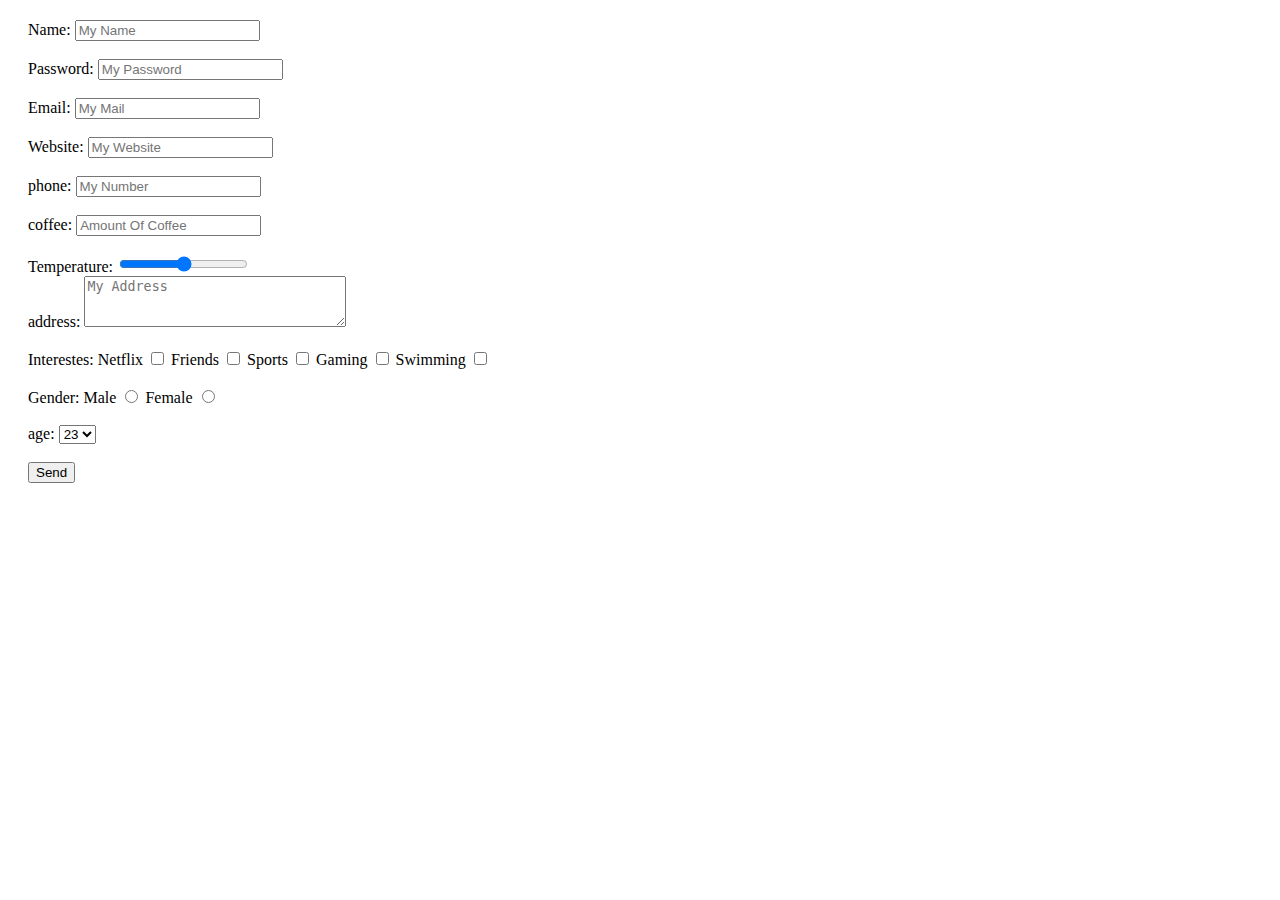
<file: index.html>
<!DOCTYPE html>
<html lang="en">
<head>
    <meta charset="UTF-8">
    <meta http-equiv="X-UA-Compatible" content="IE=edge">
    <meta name="viewport" content="width=device-width, initial-scale=1.0">
    <link href="https://cdn.jsdelivr.net/npm/bootstrap@5.0.2/dist/css/bootstrap.min.css" rel="stylesheet" integrity="sha384-EVSTQN3/azprG1Anm3QDgpJLIm9Nao0Yz1ztcQTwFspd3yD65VohhpuuCOmLASjC" crossorigin="anonymous">
    <title>Form1</title>
    <script src="javascript/index.js"></script>

</head>
<body>      
    
    <form action="http://se.shenkar.ac.il/teach/web1/get_form3.php" method="get" autocomplete="on" id="TheName">

        <span>
        <label>Name:
            <input type="text" name="fullName" placeholder="My Name" class="form-control" class="border border-danger">
        </label>  
        <span id="Name-warning" class="alert alert-danger" role="alert" style="visibility: hidden;"> Enter Only Letters!</span>
        </span ><br><br>        
        <label >Password:
            <input type="password" name="pass" placeholder="My Password" class="form-control" Pattern=".{7,}" title="Ten letter">
        </label><br><br>        
        <label >Email:
            <input type="email" name="mail" placeholder="My Mail" class="form-control">
        </label> <br><br>       
        <label >Website:
            <input type="url" name="website" placeholder="My Website" class="form-control">
        </label><br><br>      
        <label >phone:
            <input type="tel" name="phone" placeholder="My Number" class="form-control" pattern="[0-9]+" title="Numbers only from 0-9." >
        </label><br><br>       
        <label >coffee:
            <input type="number" name="coffee" placeholder="Amount Of Coffee" class="form-control" >
        </label><br><br>        
        <label >Temperature:
            <input type="range" name="temper" class="form-range" >
        </label><br>
        <label >address:
            <textarea name="address" rows="3" cols="30" placeholder="My Address" class="form-control" ></textarea>
        </label><br><br>        





        <span >Interestes:
        <label class="form-check form-check-inline">Netflix
            <input type="checkbox" name="interests[]" value="Netflix" class="form-check-input"  >
        </label> 
        <label  class="form-check form-check-inline">Friends
            <input type="checkbox" name="interests[]" value="Friends" class="form-check-input">
        </label>   
        <label class="form-check form-check-inline">Sports
            <input type="checkbox" name="interests[]" value="Sports" class="form-check-input">
        </label>   
        <label class="form-check form-check-inline">Gaming
            <input type="checkbox" name="interests[]" value="Gaming" class="form-check-input">
        </label>    
        <label class="form-check form-check-inline">Swimming
            <input type="checkbox" name="interests[]" value="Swimming" class="form-check-input">
        </label>
        <span id="interest-warning" class="alert alert-danger" role="alert" style="visibility: hidden;"> Check at least 3 Interestes!</span>
        </span><br><br>





        <span>Gender:
        <label >Male
            <input type="radio" name="gender" value="Male"   class="form-check-input" name="flexRadioDefault" id="flexRadioDefault1">
        </label>
        <label >Female
            <input type="radio" name="gender" value="Female" class="form-check-input" name="flexRadioDefault" id="flexRadioDefault1" >
        </label>
        </span><br><br>  





        <label>age:
            <select id="SelectAge" name="age" class="form-select form-select-lg mb-0" aria-label=".form-select-lg example"></select>          
           </label><br><br>   
        <input type="submit"  class="btn btn-primary" id="submit" onclick=" submitButton()()" value="Send" >
    
    
    
    </form>





</body>
</html>
</file>
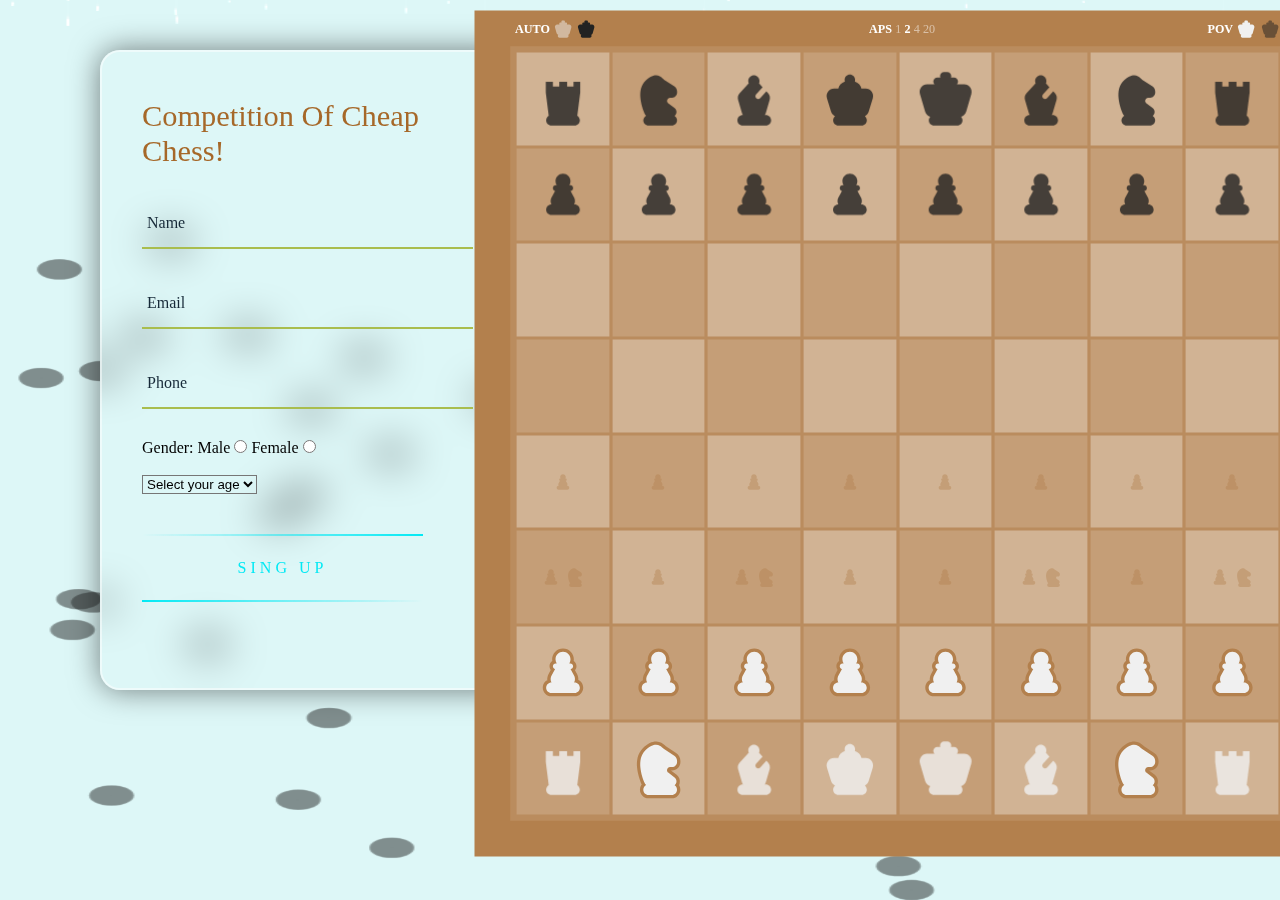
<file: Edit.html>
<!DOCTYPE html>
<html lang="en">
<head>
    <meta charset="UTF-8">
    <meta http-equiv="X-UA-Compatible" content="IE=edge">
    <link href="https://cdn.jsdelivr.net/npm/bootstrap@5.0.2/dist/css/bootstrap.min.css" rel="stylesheet" integrity="sha384-EVSTQN3/azprG1Anm3QDgpJLIm9Nao0Yz1ztcQTwFspd3yD65VohhpuuCOmLASjC" crossorigin="anonymous">

    <meta name="viewport" content="width=device-width, initial-scale=1.0">
    <title>Form2</title>
    <link rel="stylesheet" href="css/style.css">
    <script src="javascript/Edit.js"></script> 
</head>
<body>
  <label>
</label>  

        <div class="scene" style="z-index: -1;"> </div>



        <div class="wrapper">


            <form action="php/Edit.php" method="get" id="TheName">
                    <div >
                        <label id="title">Competition Of Cheap Chess!</label>
                    </div>
                    

                    <div class="input-box" id="Name">
                        <input type="text" name="fullName" required>
                        <label >Name </label>
                        <div id="Name-warning" class="alert alert-danger" role="alert" style="visibility: hidden; position: relative; margin-left: 200px;"> Enter Only Letters!</div>
                  </div>

                    <div class="input-box">
                        <input type="email" name="mail" required>
                        <label >Email</label>
                    </div>


                    <div class="input-box">
                        <input type="tel" name="phone" pattern="[0-9]+" required >
                        <label >Phone</label>
                    </div>
                    

                    <span>Gender:
                      <label >Male
                          <input type="radio" name="gender" value="Male"   class="form-check-input" name="flexRadioDefault" id="flexRadioDefault1">
                      </label>
                      <label >Female
                          <input type="radio" name="gender" value="Female" class="form-check-input" name="flexRadioDefault" id="flexRadioDefault1" >
                      </label>
                      </span><br><br>  
              

                        <select id="SelectAge" name="age" class="form-select form-select-lg mb-3" aria-label=".form-select-lg example" style="background-color: hsla(180, 60%, 92%, 0.5);">
                          <option selected>Select your age</option>
                        </select>          
                
                      
                        <a href="#" id="submit">
                            <span></span>
                        <span></span>
                        <span></span>
                        <span></span>
                        Sing Up
                        <input type="submit" value="" onclick=" submitButton()()">
                    </a>


            </form>
        </div> 






        <div style="margin:0 auto; margin-top: 4%;">

                <section id="view" >
                    <aside>
                      <div>
                        <h3 title="Autoplay">Auto</h3>
                        <label for="white-random"><input type="checkbox" id="white-random" /><svg width="170" height="170" viewBox="0 0 170 170" fill="none" xmlns="http://www.w3.org/2000/svg" class="white"><use href="#king" /></svg></label>
                        <label for="black-random"><input type="checkbox" id="black-random" checked /><svg width="170" height="170" viewBox="0 0 170 170" fill="none" xmlns="http://www.w3.org/2000/svg" class="black"><use href="#king" /></svg></label>
                      </div>
                      <div>
                        <h3 title="Actions per Second">APS</h3>
                        <label for="speed-slow"><input type="radio" name="speed" id="speed-slow" /><span>1</span></label>
                        <label for="speed-medium"><input type="radio" name="speed" id="speed-medium" checked /><span>2</span></label>
                        <label for="speed-fast"><input type="radio" name="speed" id="speed-fast" /><span>4</span></label>
                        <label for="speed-asap"><input type="radio" name="speed" id="speed-asap" /><span>20</span></label>
                      </div>
                      <div>
                        <h3 title="Point of View">POV</h3>
                        <label for="white-perspective"><input type="radio" name="perspective" id="white-perspective" checked /><svg width="170" height="170" viewBox="0 0 170 170" fill="none" xmlns="http://www.w3.org/2000/svg" class="white"><use href="#king" /></svg></label>
                        <label for="black-perspective"><input type="radio" name="perspective" id="black-perspective" /><svg width="170" height="170" viewBox="0 0 170 170" fill="none" xmlns="http://www.w3.org/2000/svg" class="black"><use href="#king" /></svg></label>
                      </div>
                    </aside>
                    <div id="board"></div>
                  </section>
                  
                  <svg aria-hidden style="display: none;" width="170" height="170" viewBox="0 0 170 170" fill="none" xmlns="http://www.w3.org/2000/svg">
                    <g id="pawn">
                      <path fill="var(--stroke)" d="M63.9596 75.8417L71.9157 80.049C73.2376 77.5492 73.3078 74.5734 72.1052 72.0141C70.9025 69.4547 68.5669 67.6094 65.7987 67.0316L63.9596 75.8417ZM53.8303 94.9961L61.7863 99.2034L61.7864 99.2034L53.8303 94.9961ZM53.2512 96.2739L44.7646 93.2777L44.7646 93.2777L53.2512 96.2739ZM54.1798 112V121C57.4071 121 60.3874 119.272 61.9907 116.471C63.5939 113.67 63.5747 110.225 61.9403 107.442L54.1798 112ZM114.82 112L107.06 107.442C105.425 110.225 105.406 113.67 107.009 116.471C108.613 119.272 111.593 121 114.82 121V112ZM115.749 96.2739L124.235 93.2776L124.235 93.2776L115.749 96.2739ZM115.17 94.9961L107.214 99.2034L107.214 99.2034L115.17 94.9961ZM105.111 75.9755L104.388 67.0046C101.37 67.2479 98.6777 68.9917 97.2213 71.6453C95.7649 74.2989 95.74 77.5069 97.1551 80.1828L105.111 75.9755ZM101.706 61L94.1937 56.0436C92.3701 58.8076 92.2116 62.3498 93.7811 65.2657C95.3506 68.1816 98.3945 70 101.706 70V61ZM68.294 61V70C71.6055 70 74.6494 68.1816 76.2189 65.2657C77.7884 62.3498 77.6299 58.8076 75.8063 56.0436L68.294 61ZM56.0036 71.6343L45.8743 90.7887L61.7864 99.2034L71.9157 80.049L56.0036 71.6343ZM45.8743 90.7887C45.5683 91.3674 45.1338 92.2321 44.7646 93.2777L61.7378 99.2702C61.7062 99.3598 61.685 99.4043 61.691 99.3911C61.6938 99.3851 61.7021 99.3674 61.718 99.3356C61.7341 99.3035 61.756 99.2608 61.7863 99.2034L45.8743 90.7887ZM44.7646 93.2777C43.8488 95.8717 40.5174 106.509 46.4192 116.558L61.9403 107.442C61.2075 106.194 60.9315 104.686 61.0138 103C61.0971 101.296 61.5308 99.8565 61.7378 99.2702L44.7646 93.2777ZM54.1798 103H54V121H54.1798V103ZM54 103C41.2975 103 31 113.297 31 126H49C49 123.239 51.2386 121 54 121V103ZM31 126C31 138.703 41.2974 149 54 149V131C51.2386 131 49 128.761 49 126H31ZM54 149H116V131H54V149ZM116 149C128.703 149 139 138.703 139 126H121C121 128.761 118.761 131 116 131V149ZM139 126C139 113.297 128.703 103 116 103V121C118.761 121 121 123.239 121 126H139ZM116 103H114.82V121H116V103ZM122.581 116.558C128.483 106.509 125.151 95.8716 124.235 93.2776L107.262 99.2702C107.469 99.8565 107.903 101.296 107.986 103C108.069 104.686 107.793 106.194 107.06 107.442L122.581 116.558ZM124.235 93.2776C123.866 92.2321 123.432 91.3674 123.126 90.7887L107.214 99.2034C107.244 99.2608 107.266 99.3035 107.282 99.3356C107.298 99.3674 107.306 99.3851 107.309 99.3912C107.315 99.4043 107.294 99.3598 107.262 99.2702L124.235 93.2776ZM123.126 90.7888L113.067 71.7681L97.1551 80.1828L107.214 99.2034L123.126 90.7888ZM103 68.5C103 67.7083 103.607 67.0675 104.388 67.0046L105.835 84.9463C114.328 84.2614 121 77.1644 121 68.5H103ZM104.5 70C103.672 70 103 69.3284 103 68.5H121C121 59.3873 113.613 52 104.5 52V70ZM101.706 70H104.5V52H101.706V70ZM109.218 65.9564C112.241 61.375 114 55.8793 114 50H96C96 52.248 95.3352 54.3134 94.1937 56.0436L109.218 65.9564ZM114 50C114 33.9837 101.016 21 85 21V39C91.0751 39 96 43.9249 96 50H114ZM85 21C68.9837 21 56 33.9837 56 50H74C74 43.9249 78.9249 39 85 39V21ZM56 50C56 55.8793 57.7591 61.375 60.7818 65.9564L75.8063 56.0436C74.6648 54.3134 74 52.248 74 50H56ZM65.5 70H68.294V52H65.5V70ZM67 68.5C67 69.3284 66.3284 70 65.5 70V52C56.3873 52 49 59.3873 49 68.5H67ZM65.7987 67.0316C66.4826 67.1743 67 67.7665 67 68.5H49C49 76.4618 54.6302 83.0882 62.1205 84.6518L65.7987 67.0316Z" />
                      <path fill-rule="evenodd" clip-rule="evenodd" d="M63.9596 75.8417L53.8303 94.9961C53.6109 95.4111 53.4075 95.8312 53.2512 96.2739C52.4848 98.4448 50.4371 105.627 54.1798 112H54C46.268 112 40 118.268 40 126C40 133.732 46.268 140 54 140H116C123.732 140 130 133.732 130 126C130 118.268 123.732 112 116 112H114.82C118.563 105.627 116.515 98.4447 115.749 96.2739C115.592 95.8312 115.389 95.4111 115.17 94.9961L105.111 75.9755C108.967 75.6645 112 72.4364 112 68.5C112 64.3579 108.642 61 104.5 61H101.706C103.788 57.8442 105 54.0636 105 50C105 38.9543 96.0457 30 85 30C73.9543 30 65 38.9543 65 50C65 54.0636 66.2119 57.8442 68.294 61H65.5C61.3579 61 58 64.3579 58 68.5C58 72.1142 60.5564 75.1312 63.9596 75.8417Z" />
                    </g>
                  
                    <g id="rook">
                      <path fill="var(--stroke)" d="M96 40H105C105 35.0294 100.971 31 96 31V40ZM75 40V31C70.0294 31 66 35.0294 66 40H75ZM75 53L75 62C77.3869 62 79.6761 61.0518 81.364 59.364C83.0518 57.6761 84 55.387 84 53H75ZM58 53H49C49 57.9706 53.0294 62 58 62L58 53ZM58 40H67C67 35.0294 62.9706 31 58 31V40ZM39 40V31C34.0294 31 30 35.0294 30 40H39ZM39 69H30C30 69.379 30.0239 69.7577 30.0717 70.1337L39 69ZM46.8667 130.951L51.4589 138.691C54.5432 136.861 56.2467 133.375 55.795 129.817L46.8667 130.951ZM123.133 130.951L114.205 129.817C113.753 133.375 115.457 136.861 118.541 138.691L123.133 130.951ZM131 69L139.928 70.1338C139.976 69.7577 140 69.3791 140 69L131 69ZM131 40H140C140 35.0294 135.971 31 131 31V40ZM113 40V31C108.029 31 104 35.0294 104 40H113ZM113 53L113 62C115.387 62 117.676 61.0518 119.364 59.364C121.052 57.6761 122 55.387 122 53H113ZM96 53H87C87 57.9706 91.0294 62 96 62L96 53ZM96 31H75V49H96V31ZM66 40V53H84V40H66ZM75 44L58 44L58 62L75 62L75 44ZM67 53V40H49V53H67ZM58 31H39V49H58V31ZM30 40V69H48V40H30ZM30.0717 70.1337L37.9384 132.085L55.795 129.817L47.9283 67.8663L30.0717 70.1337ZM42.2745 123.211C35.5441 127.204 30.9998 134.566 30.9998 143H48.9998C48.9998 141.18 49.9671 139.576 51.4589 138.691L42.2745 123.211ZM30.9998 143C30.9998 155.703 41.2973 166 53.9998 166V148C51.2384 148 48.9998 145.761 48.9998 143H30.9998ZM53.9998 166H116V148H53.9998V166ZM116 166C128.702 166 139 155.703 139 143H121C121 145.761 118.761 148 116 148V166ZM139 143C139 134.567 134.456 127.204 127.725 123.211L118.541 138.691C120.033 139.576 121 141.18 121 143H139ZM132.061 132.085L139.928 70.1338L122.072 67.8662L114.205 129.817L132.061 132.085ZM140 69V40H122V69H140ZM131 31H113V49H131V31ZM104 40V53H122V40H104ZM113 44L96 44L96 62L113 62L113 44ZM105 53V40H87V53H105Z" />
                      <path fill-rule="evenodd" clip-rule="evenodd" d="M96 40H75V53L58 53V40H39V69L46.8667 130.951C42.7556 133.39 39.9998 137.873 39.9998 143C39.9998 150.732 46.2678 157 53.9998 157H116C123.732 157 130 150.732 130 143C130 137.873 127.244 133.39 123.133 130.951L131 69V40H113V53L96 53V40Z" />
                    </g>
                  
                    
                    <g id="knight">
                      <path fill="var(--stroke)" d="M49.1052 38.3193L55.4587 44.6937L55.4587 44.6937L49.1052 38.3193ZM94.2401 29.9368L87.874 36.2986L87.8741 36.2987L94.2401 29.9368ZM47.3161 124.557L55.6423 121.14L55.6423 121.14L47.3161 124.557ZM51.766 130.503L55.8329 138.532C58.5612 137.15 60.401 134.477 60.7176 131.435C61.0343 128.393 59.7845 125.399 57.3994 123.484L51.766 130.503ZM127.628 131.204L122.091 124.109C119.79 125.905 118.502 128.705 118.637 131.621C118.773 134.537 120.314 137.207 122.772 138.782L127.628 131.204ZM132.387 123.702L141.165 125.687L141.165 125.687L132.387 123.702ZM127.584 110.339L133.091 103.22L133.091 103.22L127.584 110.339ZM110.576 97.1821L105.069 104.301L105.069 104.301L110.576 97.1821ZM126.76 52.2539L121.858 59.802L121.858 59.802L126.76 52.2539ZM99.5001 34.552L104.402 27.0039L104.402 27.0039L99.5001 34.552ZM94.4956 30.1927L100.866 23.8348L100.866 23.8347L94.4956 30.1927ZM55.4587 44.6937C66.4763 33.7121 74.1214 31.8771 78.4041 32.0063C82.8219 32.1396 86.0037 34.427 87.874 36.2986L100.606 23.575C96.9524 19.9187 89.6658 14.3378 78.9468 14.0145C68.0925 13.6871 55.9323 18.8073 42.7516 31.9449L55.4587 44.6937ZM55.6423 121.14C51.8581 111.919 46.772 97.1895 45.3694 82.2455C43.9517 67.1402 46.4349 53.688 55.4587 44.6937L42.7516 31.9449C28.1598 46.4892 25.8204 66.5842 27.4482 83.9274C29.091 101.432 34.9182 118.052 38.99 127.974L55.6423 121.14ZM57.3994 123.484C56.6293 122.866 56.029 122.082 55.6423 121.14L38.99 127.974C40.5712 131.827 43.0657 135.061 46.1326 137.522L57.3994 123.484ZM53.0838 143C53.0838 141.063 54.183 139.368 55.8329 138.532L47.699 122.475C40.2331 126.256 35.0838 134.019 35.0838 143H53.0838ZM58.0838 148C55.3224 148 53.0838 145.761 53.0838 143H35.0838C35.0838 155.703 45.3812 166 58.0838 166V148ZM120.084 148H58.0838V166H120.084V148ZM125.084 143C125.084 145.761 122.845 148 120.084 148V166C132.786 166 143.084 155.703 143.084 143H125.084ZM122.772 138.782C124.181 139.685 125.084 141.24 125.084 143H143.084C143.084 134.852 138.84 127.7 132.484 123.627L122.772 138.782ZM123.608 121.717C123.387 122.695 122.843 123.522 122.091 124.109L133.165 138.3C137.095 135.233 140 130.837 141.165 125.687L123.608 121.717ZM122.077 117.458C123.372 118.459 123.969 120.121 123.608 121.717L141.165 125.687C143.069 117.265 139.92 108.503 133.091 103.22L122.077 117.458ZM105.069 104.301L122.077 117.458L133.091 103.22L116.083 90.0634L105.069 104.301ZM98.3876 90.6851C98.3876 96.0131 100.855 101.041 105.069 104.301L116.083 90.0634C116.275 90.2123 116.388 90.4418 116.388 90.6851H98.3876ZM115.602 73.471C106.095 73.471 98.3876 81.178 98.3876 90.6851H116.388C116.388 91.1191 116.036 91.471 115.602 91.471V73.471ZM120.815 73.471H115.602V91.471H120.815V73.471ZM125.243 69.0432C125.243 71.4886 123.261 73.471 120.815 73.471V91.471C133.202 91.471 143.243 81.4297 143.243 69.0432H125.243ZM125.243 66.0369V69.0432H143.243V66.0369H125.243ZM121.858 59.802C123.969 61.1731 125.243 63.5195 125.243 66.0369H143.243C143.243 57.4241 138.885 49.3965 131.661 44.7058L121.858 59.802ZM94.5985 42.1001L121.858 59.802L131.661 44.7058L104.402 27.0039L94.5985 42.1001ZM88.1255 36.5506C89.5726 38.0004 91.8096 40.2891 94.5985 42.1001L104.402 27.0039C103.476 26.4028 102.551 25.5233 100.866 23.8348L88.1255 36.5506ZM87.8741 36.2987C87.9569 36.3816 88.04 36.4649 88.1256 36.5506L100.866 23.8347C100.781 23.7498 100.694 23.6625 100.606 23.5749L87.8741 36.2987Z" />
                      <path fill-rule="evenodd" clip-rule="evenodd" d="M94.2401 29.9368C88.716 24.409 73.3034 14.2001 49.1052 38.3193C25.4895 61.8579 39.4602 105.414 47.3161 124.557C48.3001 126.955 49.8475 128.963 51.766 130.503C47.208 132.812 44.0838 137.541 44.0838 143C44.0838 150.732 50.3518 157 58.0838 157H120.084C127.816 157 134.084 150.732 134.084 143C134.084 138.046 131.511 133.693 127.628 131.204C129.969 129.378 131.694 126.766 132.387 123.702C133.519 118.693 131.646 113.481 127.584 110.339L110.576 97.1821C108.565 95.6265 107.388 93.2275 107.388 90.6851C107.388 86.1486 111.065 82.471 115.602 82.471H120.815C128.231 82.471 134.243 76.4592 134.243 69.0432V66.0369C134.243 60.4718 131.427 55.2848 126.76 52.2539L99.5001 34.552C97.6428 33.3459 96.0618 31.7619 94.4956 30.1927C94.4104 30.1073 94.3252 30.022 94.2401 29.9368Z" />
                    </g>
                    
                    <g id="bishop">
                      <path fill="var(--stroke)" d="M97.7142 44.0856L89.4897 40.4306L87.1055 45.7955L91.0547 50.1396L97.7142 44.0856ZM107.204 54.5248L113.843 60.6014L119.386 54.5454L113.864 48.4708L107.204 54.5248ZM90.0638 73.2519L96.7027 79.3284L96.7027 79.3284L90.0638 73.2519ZM90.5325 83.8481L84.4559 90.4871L84.4559 90.4871L90.5325 83.8481ZM101.129 83.3795L107.768 89.456L107.768 89.456L101.129 83.3795ZM117.337 65.6709L123.997 59.6168L117.36 52.3162L110.698 59.5943L117.337 65.6709ZM122.204 71.0243L115.544 77.0783L115.544 77.0783L122.204 71.0243ZM126.158 88.1953L134.795 90.7267L134.795 90.7267L126.158 88.1953ZM115.792 123.563L107.155 121.031L107.155 121.031L115.792 123.563ZM113.283 128.798L105.902 123.648L96.0296 137.798H113.283V128.798ZM54.7167 128.798V137.798H71.9704L62.0977 123.648L54.7167 128.798ZM52.2081 123.563L60.8447 121.031L60.8447 121.031L52.2081 123.563ZM41.8417 88.1953L33.2051 90.7267L33.2051 90.7267L41.8417 88.1953ZM45.7961 71.0243L52.4556 77.0783L52.4556 77.0783L45.7961 71.0243ZM70.2858 44.0856L76.9453 50.1396L80.8945 45.7955L78.5103 40.4306L70.2858 44.0856ZM105.939 47.7406C107.267 44.7523 108 41.4498 108 38H90C90 38.8832 89.8148 39.6991 89.4897 40.4306L105.939 47.7406ZM113.864 48.4708L104.374 38.0315L91.0547 50.1396L100.545 60.5789L113.864 48.4708ZM96.7027 79.3284L113.843 60.6014L100.565 48.4483L83.4248 67.1754L96.7027 79.3284ZM96.609 77.2092C97.2201 77.7685 97.2621 78.7173 96.7027 79.3284L83.4248 67.1754C77.2722 73.8975 77.7338 84.3345 84.4559 90.4871L96.609 77.2092ZM94.4898 77.3029C95.0491 76.6918 95.9979 76.6499 96.609 77.2092L84.4559 90.4871C91.178 96.6397 101.615 96.1781 107.768 89.456L94.4898 77.3029ZM110.698 59.5943L94.4898 77.3029L107.768 89.456L123.976 71.7474L110.698 59.5943ZM128.863 64.9702L123.997 59.6168L110.678 71.7249L115.544 77.0783L128.863 64.9702ZM134.795 90.7267C137.442 81.6942 135.195 71.9349 128.863 64.9702L115.544 77.0783C117.655 79.3999 118.404 82.653 117.522 85.6638L134.795 90.7267ZM124.429 126.094L134.795 90.7267L117.522 85.6638L107.155 121.031L124.429 126.094ZM120.664 133.948C122.307 131.594 123.591 128.951 124.429 126.094L107.155 121.031C106.874 121.992 106.446 122.869 105.902 123.648L120.664 133.948ZM116 119.798H113.283V137.798H116V119.798ZM139 142.798C139 130.096 128.703 119.798 116 119.798V137.798C118.761 137.798 121 140.037 121 142.798H139ZM116 165.798C128.703 165.798 139 155.501 139 142.798H121C121 145.56 118.761 147.798 116 147.798V165.798ZM54 165.798H116V147.798H54V165.798ZM31 142.798C31 155.501 41.2974 165.798 54 165.798V147.798C51.2386 147.798 49 145.56 49 142.798H31ZM54 119.798C41.2975 119.798 31 130.096 31 142.798H49C49 140.037 51.2386 137.798 54 137.798V119.798ZM54.7167 119.798H54V137.798H54.7167V119.798ZM43.5714 126.094C44.4088 128.951 45.6929 131.594 47.3357 133.948L62.0977 123.648C61.5539 122.869 61.1262 121.992 60.8447 121.031L43.5714 126.094ZM33.2051 90.7267L43.5714 126.094L60.8447 121.031L50.4784 85.6638L33.2051 90.7267ZM39.1366 64.9702C32.8051 71.9349 30.5576 81.6942 33.2051 90.7267L50.4784 85.6638C49.5959 82.653 50.3451 79.3999 52.4556 77.0783L39.1366 64.9702ZM63.6264 38.0315L39.1366 64.9702L52.4556 77.0783L76.9453 50.1396L63.6264 38.0315ZM60 38C60 41.4498 60.7334 44.7523 62.0614 47.7406L78.5103 40.4306C78.1852 39.6991 78 38.8832 78 38H60ZM84 14C70.7452 14 60 24.7452 60 38H78C78 34.6863 80.6863 32 84 32V14ZM108 38C108 24.7452 97.2548 14 84 14V32C87.3137 32 90 34.6863 90 38H108Z" />
                      <path fill-rule="evenodd" clip-rule="evenodd" d="M99 38C99 40.1665 98.5407 42.2257 97.7142 44.0856L107.204 54.5248L90.0638 73.2519C87.2671 76.3074 87.477 81.0515 90.5325 83.8481C93.588 86.6448 98.3321 86.435 101.129 83.3795L117.337 65.6709L122.204 71.0243C126.425 75.6674 127.923 82.1736 126.158 88.1953L115.792 123.563C115.233 125.471 114.377 127.231 113.283 128.798H116C123.732 128.798 130 135.066 130 142.798C130 150.53 123.732 156.798 116 156.798H54C46.268 156.798 40 150.53 40 142.798C40 135.066 46.268 128.798 54 128.798H54.7167C53.6234 127.231 52.7675 125.471 52.2081 123.563L41.8417 88.1953C40.0767 82.1736 41.5751 75.6674 45.7961 71.0243L70.2858 44.0856C69.4593 42.2257 69 40.1665 69 38C69 29.7157 75.7157 23 84 23C92.2843 23 99 29.7157 99 38Z" />
                    </g>
                  
                    <g id="queen">
                      <path fill="var(--stroke)" d="M98.3201 39.3222L89.7589 36.5462C88.2688 41.1416 90.6725 46.0937 95.2048 47.7659L98.3201 39.3222ZM71.6799 39.3222L74.7952 47.7659C79.3275 46.0937 81.7312 41.1416 80.2411 36.5462L71.6799 39.3222ZM54.2398 58V67C58.658 67 62.4228 63.7931 63.1253 59.4312L54.2398 58ZM23.8059 83.7931L32.42 81.1862L32.42 81.1862L23.8059 83.7931ZM34.7006 119.793L26.0864 122.4L26.0864 122.4L34.7006 119.793ZM45.4311 132.146L51.1198 139.12C53.5226 137.16 54.7472 134.101 54.3609 131.025C53.9746 127.948 52.0318 125.287 49.2191 123.982L45.4311 132.146ZM124.913 131.982L120.97 123.892C118.183 125.25 116.292 127.947 115.963 131.029C115.635 134.112 116.917 137.147 119.355 139.061L124.913 131.982ZM135.299 119.793L126.685 117.186L126.685 117.186L135.299 119.793ZM146.194 83.7932L137.58 81.1862L137.58 81.1862L146.194 83.7932ZM115.76 58L106.875 59.4312C107.577 63.7931 111.342 67 115.76 67V58ZM90 35C90 35.5543 89.9131 36.0707 89.7589 36.5462L106.881 42.0983C107.61 39.8513 108 37.4624 108 35H90ZM85 30C87.7614 30 90 32.2386 90 35H108C108 22.2975 97.7026 12 85 12V30ZM80 35C80 32.2386 82.2386 30 85 30V12C72.2975 12 62 22.2975 62 35H80ZM80.2411 36.5462C80.0869 36.0707 80 35.5543 80 35H62C62 37.4624 62.3902 39.8513 63.1188 42.0983L80.2411 36.5462ZM63.1253 59.4312C63.7988 55.2498 67.5604 50.4352 74.7952 47.7659L68.5647 30.8786C57.1112 35.1044 47.3444 44.2138 45.3544 56.5688L63.1253 59.4312ZM54.2398 49H42.9485V67H54.2398V49ZM42.9485 49C23.4932 49 9.55633 67.7789 15.1917 86.4001L32.42 81.1862C30.2825 74.123 35.5689 67 42.9485 67V49ZM15.1917 86.4001L26.0864 122.4L43.3148 117.186L32.42 81.1862L15.1917 86.4001ZM26.0864 122.4C28.5395 130.506 34.3182 136.911 41.643 140.31L49.2191 123.982C46.429 122.687 44.2438 120.256 43.3148 117.186L26.0864 122.4ZM39.7423 125.172C34.5896 129.375 31.2741 135.804 31.2741 143H49.2741C49.2741 141.44 49.978 140.051 51.1198 139.12L39.7423 125.172ZM31.2741 143C31.2741 155.703 41.5715 166 54.2741 166V148C51.5127 148 49.2741 145.761 49.2741 143H31.2741ZM54.2741 166H116.274V148H54.2741V166ZM116.274 166C128.977 166 139.274 155.703 139.274 143H121.274C121.274 145.761 119.036 148 116.274 148V166ZM139.274 143C139.274 135.648 135.815 129.099 130.471 124.904L119.355 139.061C120.54 139.991 121.274 141.407 121.274 143H139.274ZM128.856 140.073C135.943 136.619 141.516 130.321 143.914 122.4L126.685 117.186C125.777 120.186 123.67 122.576 120.97 123.892L128.856 140.073ZM143.914 122.4L154.808 86.4001L137.58 81.1862L126.685 117.186L143.914 122.4ZM154.808 86.4001C160.444 67.7789 146.507 49 127.052 49V67C134.431 67 139.718 74.123 137.58 81.1862L154.808 86.4001ZM127.052 49H115.76V67H127.052V49ZM95.2048 47.7659C102.44 50.4352 106.201 55.2498 106.875 59.4312L124.646 56.5688C122.656 44.2138 112.889 35.1044 101.435 30.8786L95.2048 47.7659Z" />
                      <path fill-rule="evenodd" clip-rule="evenodd" d="M98.3201 39.3222C98.7615 37.961 99 36.5084 99 35C99 27.268 92.732 21 85 21C77.268 21 71 27.268 71 35C71 36.5084 71.2385 37.961 71.6799 39.3222C62.3358 42.7698 55.5716 49.7318 54.2398 58H42.9485C29.5311 58 19.9194 70.951 23.8059 83.7931L34.7006 119.793C36.3917 125.381 40.3736 129.799 45.4311 132.146C42.2838 134.713 40.2741 138.622 40.2741 143C40.2741 150.732 46.5421 157 54.2741 157H116.274C124.006 157 130.274 150.732 130.274 143C130.274 138.528 128.177 134.545 124.913 131.982C129.807 129.597 133.647 125.254 135.299 119.793L146.194 83.7932C150.081 70.951 140.469 58 127.052 58H115.76C114.428 49.7318 107.664 42.7698 98.3201 39.3222Z" />
                    </g>
                    
                    <g id="king">
                      <path fill="var(--stroke)" d="M71.3981 29V38C74.4851 38 77.3566 36.4179 79.0059 33.8085C80.6552 31.1991 80.8521 27.9265 79.5275 25.1382L71.3981 29ZM55.5392 47V56C59.196 56 62.4893 53.7874 63.8715 50.4019C65.2537 47.0165 64.4501 43.1312 61.8383 40.5718L55.5392 47ZM16.8101 72.5915L25.4512 70.0754L25.4512 70.0754L16.8101 72.5915ZM30.4959 119.592L39.137 117.075L39.137 117.075L30.4959 119.592ZM44.3251 133.266L50.7933 139.524C52.9992 137.244 53.8418 133.971 53.011 130.909C52.1801 127.848 49.7986 125.449 46.7427 124.597L44.3251 133.266ZM126.438 133.253L123.999 124.59C120.947 125.449 118.572 127.851 117.747 130.913C116.923 133.974 117.77 137.244 119.978 139.52L126.438 133.253ZM140.22 119.592L148.861 122.108L148.861 122.108L140.22 119.592ZM153.906 72.5915L145.265 70.0753L145.265 70.0753L153.906 72.5915ZM115.236 47L108.937 40.5718C106.325 43.1312 105.522 47.0165 106.904 50.4019C108.286 53.7874 111.579 56 115.236 56V47ZM99.3773 29L91.2479 25.1382C89.9233 27.9265 90.1202 31.1991 91.7695 33.8085C93.4188 36.4179 96.2903 38 99.3773 38V29ZM79.3877 24.5C79.3877 23.6716 80.0593 23 80.8877 23V5C70.1181 5 61.3877 13.7304 61.3877 24.5H79.3877ZM79.5275 25.1382C79.4407 24.9555 79.3877 24.7465 79.3877 24.5H61.3877C61.3877 27.4743 62.0598 30.3168 63.2688 32.8618L79.5275 25.1382ZM71.3981 20H62.8877V38H71.3981V20ZM62.8877 20C52.1181 20 43.3877 28.7304 43.3877 39.5H61.3877C61.3877 38.6716 62.0593 38 62.8877 38V20ZM43.3877 39.5C43.3877 44.9545 45.639 49.8994 49.2401 53.4282L61.8383 40.5718C61.5498 40.2891 61.3877 39.9216 61.3877 39.5H43.3877ZM55.5392 38H36.0125V56H55.5392V38ZM36.0125 38C16.6845 38 2.7653 56.5505 8.16895 75.1077L25.4512 70.0754C23.4015 63.0364 28.6812 56 36.0125 56V38ZM8.16895 75.1077L21.8548 122.108L39.137 117.075L25.4512 70.0754L8.16895 75.1077ZM21.8548 122.108C24.7108 131.916 32.4229 139.291 41.9074 141.936L46.7427 124.597C43.1399 123.592 40.2185 120.789 39.137 117.075L21.8548 122.108ZM37.8569 127.008C33.861 131.139 31.3877 136.79 31.3877 143H49.3877C49.3877 141.646 49.9143 140.433 50.7933 139.524L37.8569 127.008ZM31.3877 143C31.3877 155.703 41.6852 166 54.3877 166V148C51.6263 148 49.3877 145.761 49.3877 143H31.3877ZM54.3877 166H116.388V148H54.3877V166ZM116.388 166C129.09 166 139.388 155.703 139.388 143H121.388C121.388 145.761 119.149 148 116.388 148V166ZM139.388 143C139.388 136.779 136.906 131.119 132.898 126.987L119.978 139.52C120.859 140.429 121.388 141.643 121.388 143H139.388ZM128.876 141.917C138.33 139.256 146.012 131.893 148.861 122.108L131.579 117.075C130.5 120.781 127.59 123.579 123.999 124.59L128.876 141.917ZM148.861 122.108L162.547 75.1077L145.265 70.0753L131.579 117.075L148.861 122.108ZM162.547 75.1077C167.951 56.5504 154.032 38 134.704 38V56C142.035 56 147.315 63.0364 145.265 70.0753L162.547 75.1077ZM134.704 38H115.236V56H134.704V38ZM121.535 53.4282C125.136 49.8994 127.388 44.9545 127.388 39.5H109.388C109.388 39.9216 109.226 40.2891 108.937 40.5718L121.535 53.4282ZM127.388 39.5C127.388 28.7304 118.657 20 107.888 20V38C108.716 38 109.388 38.6716 109.388 39.5H127.388ZM107.888 20H99.3773V38H107.888V20ZM91.3877 24.5C91.3877 24.7465 91.3347 24.9555 91.2479 25.1382L107.507 32.8618C108.716 30.3168 109.388 27.4743 109.388 24.5H91.3877ZM89.8877 23C90.7161 23 91.3877 23.6716 91.3877 24.5H109.388C109.388 13.7304 100.657 5 89.8877 5V23ZM80.8877 23H89.8877V5H80.8877V23Z" />
                      <path fill-rule="evenodd" clip-rule="evenodd" d="M80.8877 14C75.0887 14 70.3877 18.701 70.3877 24.5C70.3877 26.1104 70.7502 27.6361 71.3981 29H62.8877C57.0887 29 52.3877 33.701 52.3877 39.5C52.3877 42.438 53.5944 45.0942 55.5392 47H36.0125C22.6829 47 13.0834 59.7934 16.8101 72.5915L30.4959 119.592C32.4647 126.353 37.7814 131.441 44.3251 133.266C41.8876 135.786 40.3877 139.218 40.3877 143C40.3877 150.732 46.6557 157 54.3877 157H116.388C124.12 157 130.388 150.732 130.388 143C130.388 139.211 128.883 135.774 126.438 133.253C132.96 131.417 138.256 126.337 140.22 119.592L153.906 72.5915C157.633 59.7934 148.033 47 134.704 47H115.236C117.181 45.0942 118.388 42.438 118.388 39.5C118.388 33.701 113.687 29 107.888 29H99.3773C100.025 27.6361 100.388 26.1104 100.388 24.5C100.388 18.701 95.6867 14 89.8877 14H80.8877Z" />
                    </g>
              </svg>
        </div>



</body>
</html>
</file>
<file: css/style.css>
* {
    margin: 0;
    padding: 0;
    box-sizing: border-box;
}

html,
body {
height: 100%;
}

body {
background: #111;
background: radial-gradient(#222, #000);
overflow: hidden;
display: flex;
min-height: 100vh;
background-size: cover;
background-position: center;
}


.scene {
background: #000;
bottom: 0;
box-shadow:
  0 0 0 10px #222,
  0 30px 30px -20px #000
;
height: 80vmin;
left: 0;
height: 100%;
width: 100%;
margin: auto;
position: absolute;
right: 0;
top: 0;
width: 220vmin;
}

canvas {
height: 100%;
left: 0;
position: absolute;
top: 0;
width: 100%;

}




.wrapper {
  position: relative;
  width: 500px;
  height: 640px;
  background: transparent;
  border-radius: 20px;
  border: 2px solid rgba(255, 255, 255, .5);
  backdrop-filter: blur(20px);
  box-shadow: 0 0 30px rgba(0, 0, 0, .5);
  display: flex;
  justify-content: center;
  align-items: center;
  overflow: hidden;
}

.wrapper .icon-close{
  position: absolute;
  top: 0;
  right: 0;
  height: 45px;
  width: 45px;
  background-color: #162938 ;
  font-size: 2em;
  color: #fff;
  display: flex;
  justify-content: center;
  align-items: center;
  border-bottom-left-radius: 20px;
  cursor: pointer;
  z-index: 1;
}



body div.wrapper {
  margin: 0 auto;
  margin-left: 100px;
  margin-top: 50px;
}
  
label#title {
  font-size: 1.9em;
  color:#A66829;
}

a#submit {
  display: flex; 
  justify-content: center;
  align-items: center;
}

.wrapper #TheName {
width: 100%;
padding: 40px;
}

.input-box {
position: relative;
width: 100%;
height: 50px;
border-bottom: 2px solid rgb(169, 189, 78);
margin: 30px 0;
}

.input-box label {
  position: absolute;
  top: 50%;
  left: 5px;
  transform: translateY(-50%);
  font-size: 1em;
  color: #162938;
  font-weight: 500;
  pointer-events: none;
  transition: .15s;
}

.input-box input:focus~label,
.input-box input:valid~label{
    top: -5px;
}


.input-box input {
  width: 100%;
  height: 100%;
  background: transparent;
  border: none;
  outline: none ;
}




a{
  position: relative;
  display: inline-block;
  padding: 25px 30px;
  margin: 40px 0;
  color: #03e9f4;
  text-decoration: none;
  text-transform: uppercase;
  transition: 0.5s;
  letter-spacing: 4px;
  overflow: hidden;
  margin-right: 50px;
 
}
a:hover{
  background: #03e9f4;
  color: #050801;
  box-shadow: 0 0 5px #03e9f4,
              0 0 25px #03e9f4,
              0 0 50px #03e9f4,
              0 0 200px #03e9f4;
   -webkit-box-reflect:below 1px linear-gradient(transparent, #0005);
}



a:nth-child(1){
  filter: hue-rotate(270deg);
}
a:nth-child(2){
  filter: hue-rotate(110deg);
}
a span{
  position: absolute;
  display: block;
}
a span:nth-child(1){
  top: 0;
  left: 0;
  width: 100%;
  height: 2px;
  background: linear-gradient(90deg,transparent,#03e9f4);
  animation: animate1 1s linear infinite;
}
@keyframes animate1{
  0%{
      left: -100%;
  }
  50%,100%{
      left: 100%;
  }
}


a span:nth-child(2){
  top: -100%;
  right: 0;
  width: 2px;
  height: 100%;
  background: linear-gradient(180deg,transparent,#03e9f4);
  animation: animate2 1s linear infinite;
  animation-delay: 0.25s;
}
@keyframes animate2{
  0%{
      top: -100%;
  }
  50%,100%{
      top: 100%;
  }
}
a span:nth-child(3){
  bottom: 0;
  right: 0;
  width: 100%;
  height: 2px;
  background: linear-gradient(270deg,transparent,#03e9f4);
  animation: animate3 1s linear infinite;
  animation-delay: 0.50s;
}
@keyframes animate3{
  0%{
      right: -100%;
  }

  50%,100%{
      right: 100%;
  }
}


 
a span:nth-child(4){
  bottom: -100%;
  left: 0;
  width: 2px;
  height: 100%;
  background: linear-gradient(360deg,transparent,#03e9f4);
  animation: animate4 1s linear infinite;
  animation-delay: 0.75s;
}
@keyframes animate4{
  0%{
      bottom: -100%;
  }
  50%,100%{
      bottom: 100%;
  }
}




input[type="submit"] {
  position: absolute;
  width: 360px;
  height: 50px;
  left: 0;
  top: 0;
  margin-top: 10px;
  background: transparent;
  border: 0px;
}




:root {
  --border-width: calc(var(--diameter-tile) / 60);
  --diameter-board: min(85vw, 85vh);
  --diameter-tile: calc(1 / 8 * var(--diameter-board));
  --edge-width: calc((min(100vw, 100vh) - var(--diameter-board)) * 0.3);
  --color-danger: tomato;
  --color-success: #1d83e0;
  --color-white: #f0f0f0;
  --color-black: #222;
  --color-board-hue: 30;
  --color-board-sat: 40%;
  --color-shadow: hsl(var(--color-board-hue), var(--color-board-sat), 50%);
  --color-shadow-lighter: hsl(var(--color-board-hue), var(--color-board-sat), 55%);
  --transition-ease: cubic-bezier(0.25, 1, 0.5, 1);
  --color-background: var(--color-black);
}

aside {
  display: flex;
  justify-content: space-between;
  left: 0;
  position: absolute;
  top: calc(var(--edge-width) * -0.55);
  transform: translateY(-50%);
  width: 100%;
  z-index: 999;
}
aside div {
  align-items: center;
  color: white;
  display: flex;
}
aside div > * {
  align-items: center;
  display: flex;
}
aside div > * + * {
  margin-left: calc(var(--border-width) * 2);
}
aside div h3,
aside div label {
  font-size: calc(var(--edge-width) * 0.3);
  height: calc(var(--edge-width) * 0.3);
  line-height: 1;
  margin-bottom: 0;
  margin-top: 0;
  text-transform: uppercase;
}
aside div label {
  cursor: pointer;
}
aside div input {
  left: -99999px;
  position: absolute;
}

aside div input + * {
  opacity: 0.5;
}
aside div input:checked + * {
  font-weight: bold;
  opacity: 1;
}

aside div svg {
  height: calc(var(--edge-width) * 0.5);
  width: auto;
}

html,
body {
  height: 100%;
}

body {
  background: var(--color-background);
  overflow: hidden;
  transition: background-color 250ms ease-in-out;
}

#view {
  background: var(--color-shadow-lighter);
  box-shadow: 0 0 0 calc(var(--border-width) * 3) var(--color-shadow-lighter),
    0 0 0 var(--edge-width) var(--color-shadow);
  height: var(--diameter-board);
  margin:0 auto;
  position: relative;
  width: var(--diameter-board);
}

.board {
  display: flex;
  flex-direction: column-reverse;
  height: 100%;
  width: 100%;
}

.board .row {
  display: flex;
  height: var(--diameter-tile);
  width: 100%;
}

.perspective-black .board .row {
  flex-direction: row-reverse;
}

.perspective-black .board {
  flex-direction: column;
}

.board .row .tile {
  background-color: currentcolor;
  border: none;
  box-shadow: inset 0 0 0 var(--border-width) var(--color-shadow-lighter);
  display: flex;
  flex-direction: column;
  height: var(--diameter-tile);
  justify-content: space-between;
  padding: 0;
  position: relative;
  transition: background-color 350ms var(--transition-ease);
  width: var(--diameter-tile);
}

.perspective-black .board .row:nth-child(even) .tile:nth-child(odd),
.perspective-black .board .row:nth-child(odd) .tile:nth-child(even),
.perspective-white .board .row:nth-child(even) .tile:nth-child(even),
.perspective-white .board .row:nth-child(odd) .tile:nth-child(odd) {
  color: hsl(var(--color-board-hue), var(--color-board-sat), 62%);
}

.perspective-black .board .row:nth-child(even) .tile:nth-child(even),
.perspective-black .board .row:nth-child(odd) .tile:nth-child(odd),
.perspective-white .board .row:nth-child(even) .tile:nth-child(odd),
.perspective-white .board .row:nth-child(odd) .tile:nth-child(even) {
  color: hsl(var(--color-board-hue), var(--color-board-sat), 70%);
}


.board .row .tile .move,
.board .row .tile .moves,
.board .row .tile .captures {
  box-sizing: border-box;
  display: flex;
  flex-wrap: wrap;
  height: var(--diameter-tile);
  justify-content: center;
  left: 0;
  padding: calc(var(--diameter-tile) * 0.025);
  position: absolute;
  top: 0;
  width: var(--diameter-tile);
  z-index: 9;
}

.board .row .tile .move,
.board .row .tile .moves {
  align-content: center;
  align-items: center;
}
.board .row .tile .captures {
  align-items: flex-start;
  justify-content: space-between;
}
.board .row .tile:not(.occupied) .captures {
  align-items: center;
  justify-content: center;
}

.board .row .tile > div > svg {
  --stroke: transparent;
  box-sizing: border-box;
  height: var(--di);
  line-height: var(--di);
  width: var(--di);
}

.board .row .tile .move svg {
  --di: calc(var(--diameter-tile) / 4);
  --fill: var(--color-shadow);
}

.board .row .tile .moves svg,
.board .row .tile .captures svg {
  --di: calc(var(--diameter-tile) / 4);
  --fill: var(--color-shadow);
  opacity: 0.4;
}

.board .row .tile.occupied .captures svg { position: absolute; }
.board .row .tile.occupied .captures svg:nth-child(1) { top: 0; left: 0; }
.board .row .tile.occupied .captures svg:nth-child(2) { top: 0; right: 0; }
.board .row .tile.occupied .captures svg:nth-child(3) { bottom: calc(var(--di) * 0.1); left: 0; }
.board .row .tile.occupied .captures svg:nth-child(4) { bottom: calc(var(--di) * 0.1); right: 0; }
.board .row .tile.occupied .captures svg:nth-child(5) { top: calc(50% - var(--di) * 0.55); left: 0; }
.board .row .tile.occupied .captures svg:nth-child(6) { top: calc(50% - var(--di) * 0.55); right: 0; }
.board .row .tile.occupied .captures svg:nth-child(7) { top: 0; left: calc(50% - var(--di) * 0.5); }
.board .row .tile.occupied .captures svg:nth-child(8) { bottom: calc(var(--di) * 0.1); left: calc(50% - var(--di) * 0.5); }

.touching .board .row .tile .moves,
.touching .board .row .tile .captures,
.turn-black .board .row .tile .moves .white,
.turn-black .board .row .tile .captures .white,
.turn-white .board .row .tile .moves .black,
.turn-white .board .row .tile .captures .black {
  display: none;
}

.board .row .tile[class*="highlight-"] .moves,
.board .row .tile[class*="highlight-"] .captures {
  display: none;  
}

button:focus {
  outline: none;
  position: relative;
  z-index: 9;
}

svg {
  --fill: var(--color-black);
  --stroke: var(--color-shadow);
  fill: var(--fill);
}

svg.white { --fill: var(--color-white); }
svg.black { --fill: var(--color-black); }

.pieces {
  display: block;
  height: var(--diameter-board);
  left: 0;
  pointer-events: none;
  position: absolute;
  top: 0;
  width: var(--diameter-board);
  z-index: 99;
}

.pieces .piece.white {
  --pos-row: -1;
}
.pieces .piece.black {
  --pos-row: 8;
}
.pieces .piece {
  --pos-col: 3.5;
  --scale: 0;
  --transition-delay: 0ms;
  --transition-duration: 200ms;
  bottom: 0;
  display: block;
  height: var(--diameter-tile);
  position: absolute;
  left: 0;
  transform: translate(
      calc(var(--pos-col) * 100%),
      calc(var(--pos-row) * -100%)
    )
    translateZ(0);
  transform-origin: 50% 50%;
  transition: all var(--transition-duration) var(--transition-ease)
    var(--transition-delay);
  width: var(--diameter-tile);
}
.perspective-black .pieces .piece {
  transform: translate(
      calc((7 - var(--pos-col)) * 100%),
      calc((7 - var(--pos-row)) * -100%)
    )
    translateZ(0);
}
.pieces .piece svg {
  display: block;
  left: 50%;
  opacity: 1;
  position: absolute;
  top: 50%;
  transform: translate(-50%, -50%) translateZ(0) scale(var(--scale));
  transform-origin: 50% 50%;
  transition: transform var(--transition-duration) var(--transition-ease),
    fill var(--transition-duration) var(--transition-ease),
    opacity var(--transition-duration) var(--transition-ease);
}
.turn-white .pieces .piece:not(.highlight-capture) svg.black,
.turn-black .pieces .piece:not(.highlight-capture) svg.white,
.turn-black .pieces .piece:not(.can-move):not(.can-capture) svg.black,
.turn-white .pieces .piece:not(.can-move):not(.can-capture) svg.white {
  --stroke: transparent;
  opacity: 0.8;
}

@keyframes wobble {
  0%, 50%, 100% { transform: translate(-50%, -50%) translateZ(0) scale(1) rotate(0deg); }
  25% { transform: translate(-50%, -50%) translateZ(0) scale(1.1) rotate(-2deg); }
  75% { transform: translate(-50%, -50%) translateZ(0) scale(1.1) rotate(2deg); }
}
.pieces .piece.highlight-active svg {
  animation: wobble 500ms linear infinite;
  --stroke: var(--color-success);
}

.pieces .piece.highlight-capture svg {
  --stroke: var(--color-danger);
}

.piece svg {
  --svg-di: calc(var(--diameter-tile) * 0.666);
  display: block;
  font-weight: bold;
  height: var(--svg-di);
  left: 50%;
  line-height: var(--svg-di);
  position: absolute;
  stroke-linejoin: round;
  text-align: center;
  top: 50%;
  transform: translate(-50%, -50%);
  width: var(--svg-di);
}
</file>
